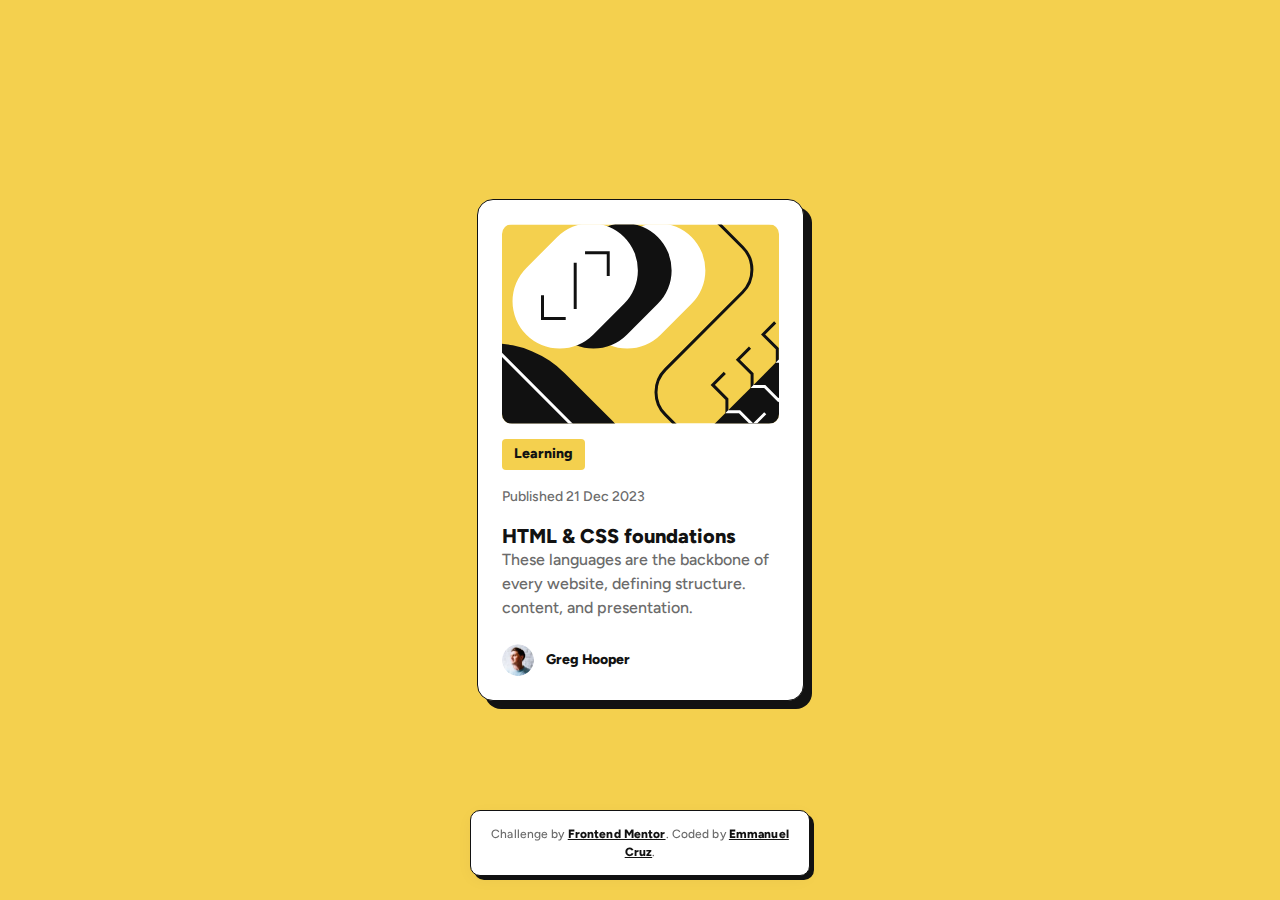
<file: newbie/blog-preview-card/index.html>
<!DOCTYPE html>
<html lang="en">
  <head>
    <meta charset="UTF-8" />
    <meta name="viewport" content="width=device-width, initial-scale=1.0" />

    <link
      rel="icon"
      type="image/png"
      sizes="32x32"
      href="./assets/images/favicon-32x32.png"
    />

    <!-- CSS files in correct order -->
    <link rel="stylesheet" href="./styles/variables.css" />
    <link rel="stylesheet" href="./styles/global.css" />
    <link rel="stylesheet" href="./styles/index.css" />

    <title>Frontend Mentor | Blog preview card</title>
  </head>
  <body>
    <main>
      <div class="card">
        <div class="illustration-container">
          <img src="./assets/images/illustration-article.svg" alt="Blog illustration" />
        </div>
        <div class="info-container">
          <p class="info-topic">Learning</p>
          <p class="info-date">Published 21 Dec 2023</p>
          <h3 class="info-title"><span class="info-title_capitalized">html & css</span> foundations</h3>
          <p class="info-description">
            These languages are the backbone of every website, defining
            structure. content, and presentation.
          </p>
          <div class="author">
            <img class="author-img" src="./assets/images/image-avatar.webp" alt="Greg Hooper" />
            <p class="author-name">Greg Hooper</p>
          </div>
        </div>
      </div>
    </main>

    <div class="attribution">
      Challenge by
      <a href="https://www.frontendmentor.io?ref=challenge" target="_blank"
        >Frontend Mentor</a
      >. Coded by <a href="https://github.com/ecruz-js" target="_blank">Emmanuel Cruz</a>.
    </div>
  </body>
</html>
</file>
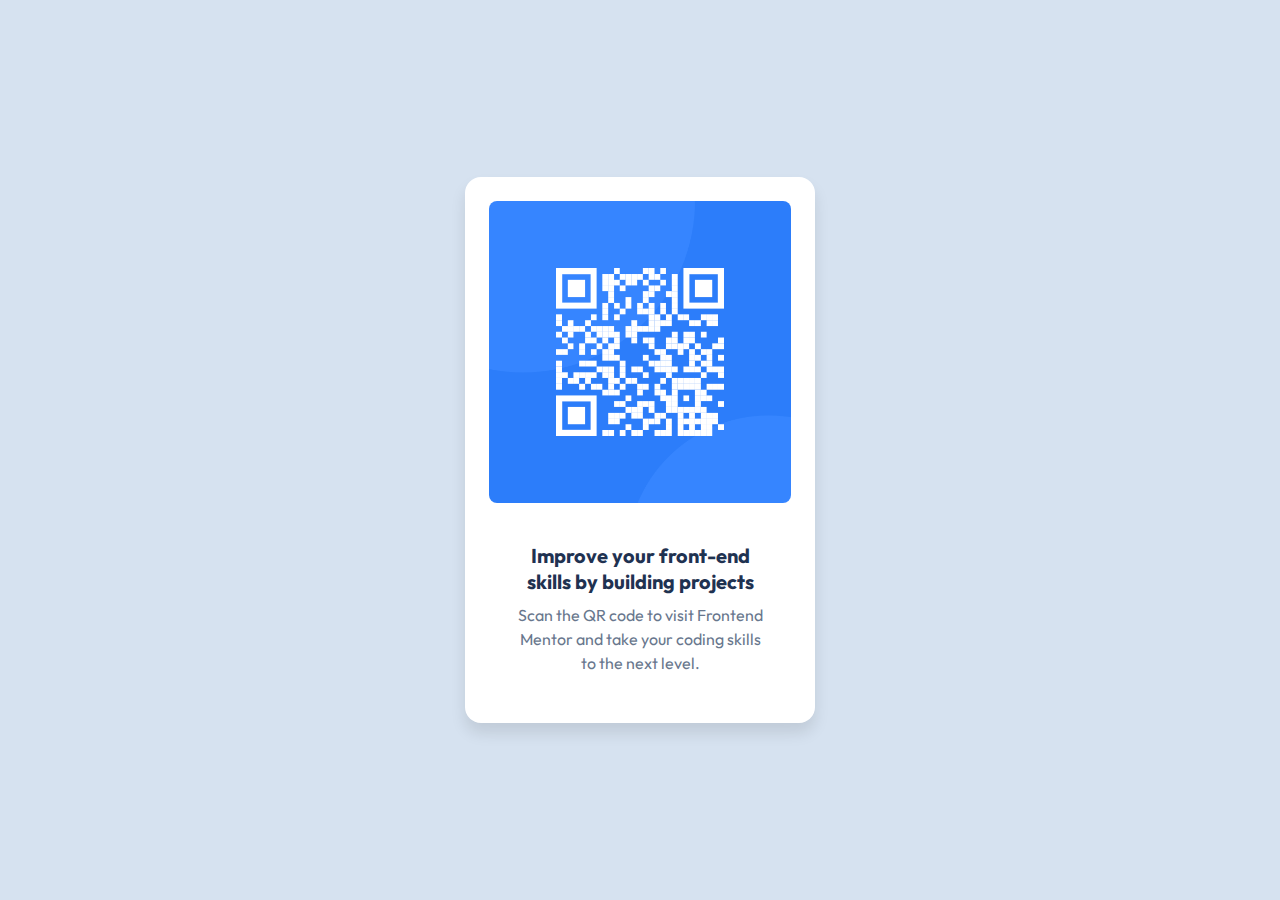
<file: newbie/qr-code-component/index.html>
<!DOCTYPE html>
<html lang="en">
  <head>
    <meta charset="UTF-8" />
    <meta name="viewport" content="width=device-width, initial-scale=1.0" />
    <meta name="description" content="QR Code component challenge from Frontend Mentor - A professional implementation with accessibility and modern CSS practices" />
    <meta name="keywords" content="QR code, frontend mentor, CSS, HTML, accessibility, responsive design" />
    <meta name="author" content="Senior Developer" />
    
    <!-- Preconnect to external domains for performance optimization -->
    <link rel="preconnect" href="https://fonts.googleapis.com" />
    <link rel="preconnect" href="https://fonts.gstatic.com" crossorigin />
    
    <!-- Google Fonts - Outfit with variable font support -->
    <link
      href="https://fonts.googleapis.com/css2?family=Outfit:wght@100..900&display=swap"
      rel="stylesheet"
    />
    
    <!-- Favicon -->
    <link rel="icon" type="image/png" sizes="32x32" href="./images/favicon-32x32.png" />
    
    <title>Frontend Mentor | QR Code Component - Professional Implementation</title>

    <style>
      /* ===== CSS CUSTOM PROPERTIES (CSS Variables) ===== */
      :root {
        /* Color palette using HSL for better accessibility and maintainability */
        --color-white: hsl(0, 0%, 100%);
        --color-light-gray: hsl(212, 45%, 89%);
        --color-gray: hsl(216, 15%, 48%);
        --color-dark-blue: hsl(218, 44%, 22%);
        
        /* Spacing scale for consistent design system */
        --spacing-xs: 0.5rem;    /* 8px */
        --spacing-sm: 1rem;      /* 16px */
        --spacing-md: 1.5rem;    /* 24px */
        --spacing-lg: 2rem;      /* 32px */
        
        /* Border radius scale */
        --radius-sm: 8px;
        --radius-md: 16px;
        
        /* Typography scale */
        --font-size-sm: 0.875rem;  /* 14px */
        --font-size-base: 1rem;    /* 16px */
        --font-size-lg: 1.125rem;  /* 18px */
        
        /* Shadows */
        --shadow-sm: 0 1px 3px rgba(0, 0, 0, 0.12);
        --shadow-md: 0 4px 6px rgba(0, 0, 0, 0.1);
        --shadow-lg: 0 10px 15px rgba(0, 0, 0, 0.1);
        --shadow-xl: 0 20px 25px rgba(0, 0, 0, 0.15);
        
        /* Transitions */
        --transition-fast: 150ms ease-in-out;
        --transition-normal: 250ms ease-in-out;
        
        /* Z-index scale */
        --z-dropdown: 1000;
        --z-sticky: 1020;
        --z-fixed: 1030;
        --z-modal: 1040;
        --z-popover: 1050;
        --z-tooltip: 1060;
      }

      /* ===== CSS RESET & BASE STYLES ===== */
      *,
      *::before,
      *::after {
        box-sizing: border-box;
        margin: 0;
        padding: 0;
      }

      /* Ensure proper document flow */
      html {
        line-height: 1.5;
        -webkit-text-size-adjust: 100%;
        -moz-text-size-adjust: 100%;
        text-size-adjust: 100%;
        scroll-behavior: smooth;
      }

      body {
        font-family: "Outfit", -apple-system, BlinkMacSystemFont, "Segoe UI", Roboto, 
                     "Helvetica Neue", Arial, sans-serif;
        font-size: var(--font-size-base);
        line-height: 1.6;
        color: var(--color-dark-blue);
        background-color: var(--color-light-gray);
        min-height: 100vh;
        padding: var(--spacing-sm);
        
        /* Flexbox centering for main content */
        display: flex;
        justify-content: center;
        align-items: center;
        
        /* Smooth scrolling for better UX */
        scroll-behavior: smooth;
        
        /* Prevent horizontal scroll */
        overflow-x: hidden;
      }

      /* ===== COMPONENT STYLES ===== */
      .qr-card {
        /* Layout */
        display: flex;
        flex-direction: column;
        align-items: center;
        
        /* Sizing */
        width: 100%;
        max-width: 320px; /* Increased from 300px for better mobile experience */
        height: fit-content;
        
        /* Visual styling */
        background-color: var(--color-white);
        border-radius: var(--radius-md);
        padding: var(--spacing-sm);
        
        /* Shadow with fallbacks for cross-browser compatibility */
        box-shadow: var(--shadow-lg);
        -webkit-box-shadow: var(--shadow-lg);
        -moz-box-shadow: var(--shadow-lg);
        
        /* Smooth transitions for interactive elements */
        transition: transform var(--transition-normal), box-shadow var(--transition-normal);
        
        /* Ensure proper stacking context */
        position: relative;
        z-index: var(--z-sticky);
      }

      /* Hover effects for better interactivity */
      .qr-card:hover {
        transform: translateY(-2px);
        box-shadow: var(--shadow-xl);
      }

      /* Focus styles for accessibility */
      .qr-card:focus-within {
        outline: 2px solid var(--color-dark-blue);
        outline-offset: 2px;
      }

      /* QR Code Image */
      .qr-card__image {
        width: 100%;
        height: auto;
        border-radius: var(--radius-sm);
        margin-bottom: var(--spacing-sm);
        
        /* Ensure image doesn't overflow container */
        object-fit: cover;
        
        /* Prevent image from being dragged */
        -webkit-user-drag: none;
        -khtml-user-drag: none;
        -moz-user-drag: none;
        -o-user-drag: none;
        user-drag: none;
        
        /* Smooth loading */
        transition: opacity var(--transition-fast);
      }

      /* Content Container */
      .qr-card__content {
        padding: var(--spacing-sm);
        text-align: center;
        width: 100%;
      }

      /* Typography */
      .qr-card__title {
        font-size: var(--font-size-lg);
        font-weight: 700; /* Using numeric values for better font loading */
        line-height: 1.3;
        color: var(--color-dark-blue);
        margin-bottom: var(--spacing-xs);
        
        /* Ensure proper text rendering */
        -webkit-font-smoothing: antialiased;
        -moz-osx-font-smoothing: grayscale;
        text-rendering: optimizeLegibility;
      }

      .qr-card__description {
        font-size: var(--font-size-sm);
        font-weight: 400;
        line-height: 1.5;
        color: var(--color-gray);
        
        /* Ensure proper text rendering */
        -webkit-font-smoothing: antialiased;
        -moz-osx-font-smoothing: grayscale;
        text-rendering: optimizeLegibility;
      }

      /* ===== RESPONSIVE DESIGN ===== */
      @media (max-width: 480px) {
        .qr-card {
          max-width: 280px;
          padding: var(--spacing-xs);
        }
        
        .qr-card__content {
          padding: var(--spacing-xs);
        }
        
        .qr-card__title {
          font-size: var(--font-size-base);
        }
        
        .qr-card__description {
          font-size: 0.8125rem; /* 13px */
        }
      }

      @media (min-width: 768px) {
        .qr-card {
          max-width: 350px;
          padding: var(--spacing-md);
        }
        
        .qr-card__content {
          padding: var(--spacing-md);
        }
        
        .qr-card__title {
          font-size: 1.25rem; /* 20px */
        }
        
        .qr-card__description {
          font-size: var(--font-size-base);
        }
      }
    </style>
  </head>
  <body>
    <!-- Main content landmark -->
    <main class="qr-card" role="main" tabindex="0">
      <!-- QR Code Image with proper alt text and loading optimization -->
      <img 
        src="./images/image-qr-code.png" 
        alt="QR code linking to Frontend Mentor website for improving frontend development skills"
        class="qr-card__image"
        decoding="async"
        width="288"
        height="288"
      />
      
      <!-- Content section with semantic structure -->
      <div class="qr-card__content">
        <h1 class="qr-card__title">
          Improve your front-end skills by building projects
        </h1>
        <p class="qr-card__description">
          Scan the QR code to visit Frontend Mentor and take your coding skills
          to the next level.
        </p>
      </div>
    </main>

       </body>
 </html>
</file>
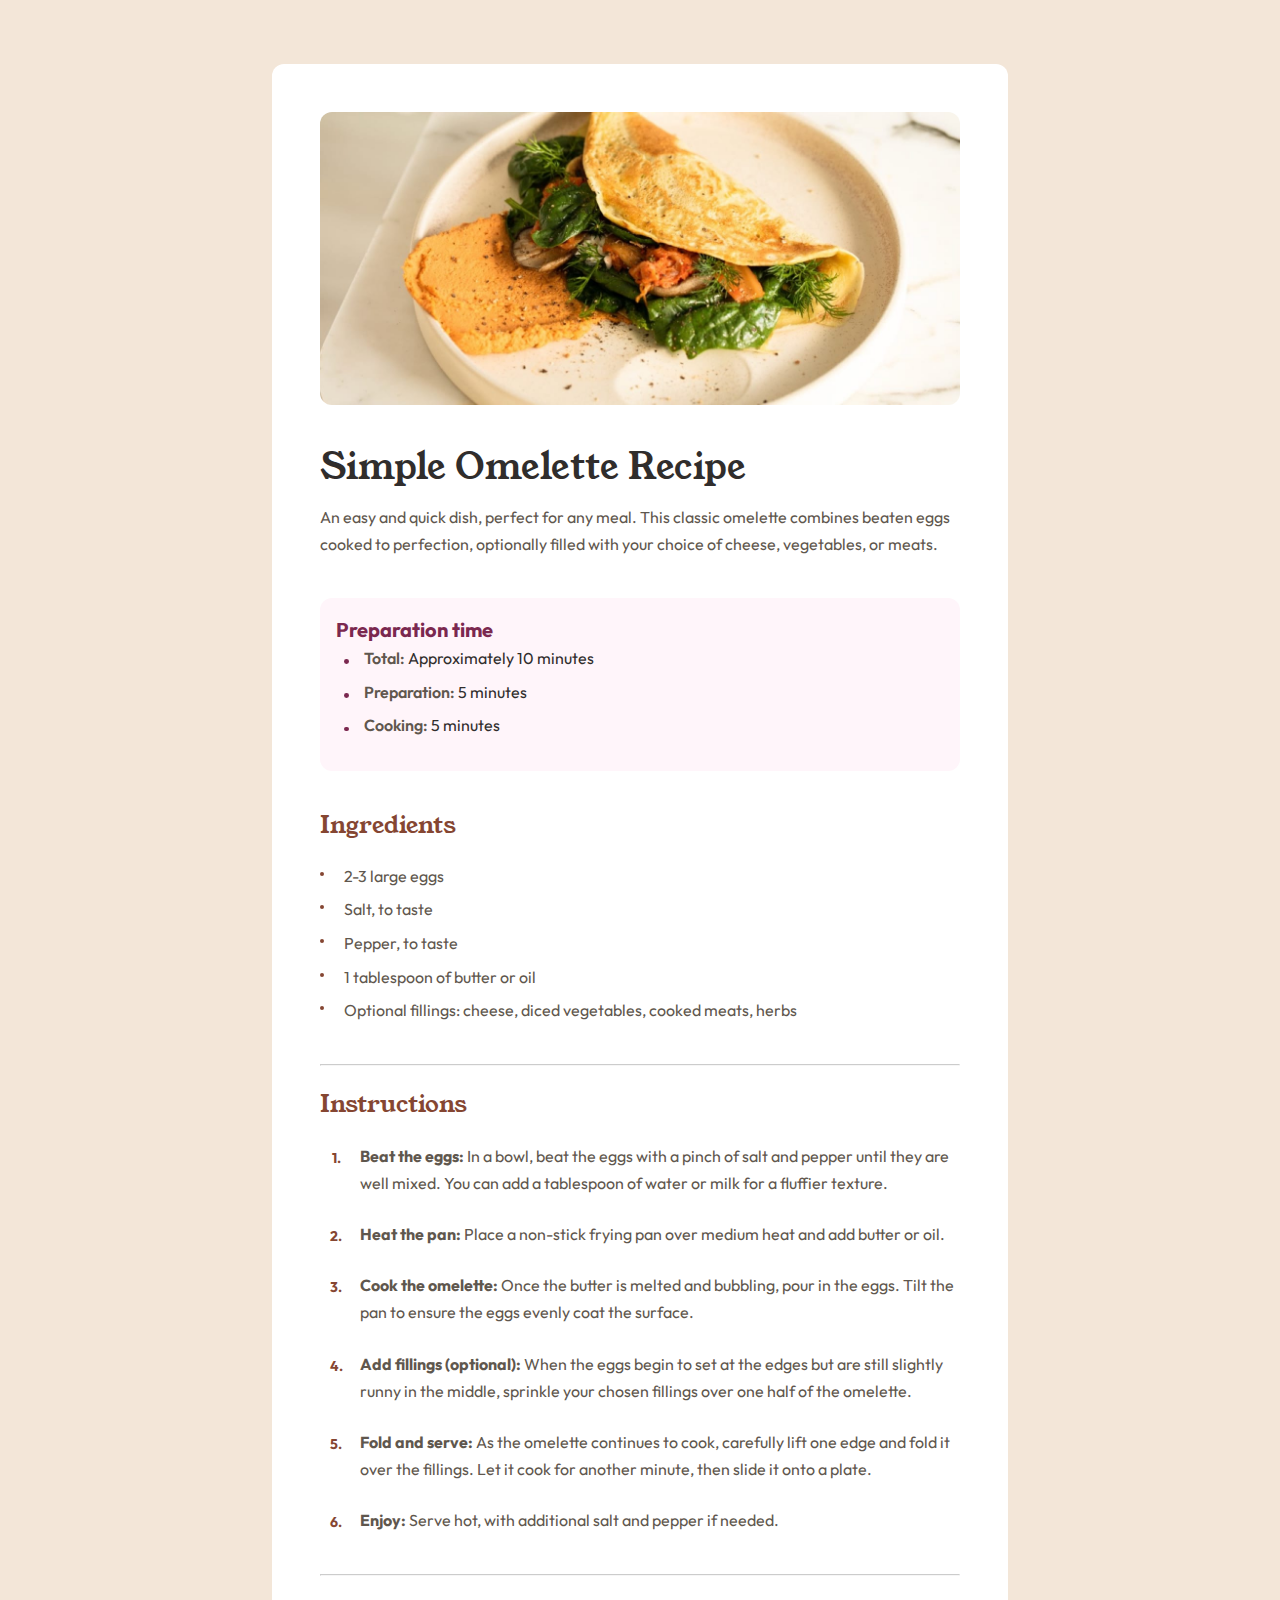
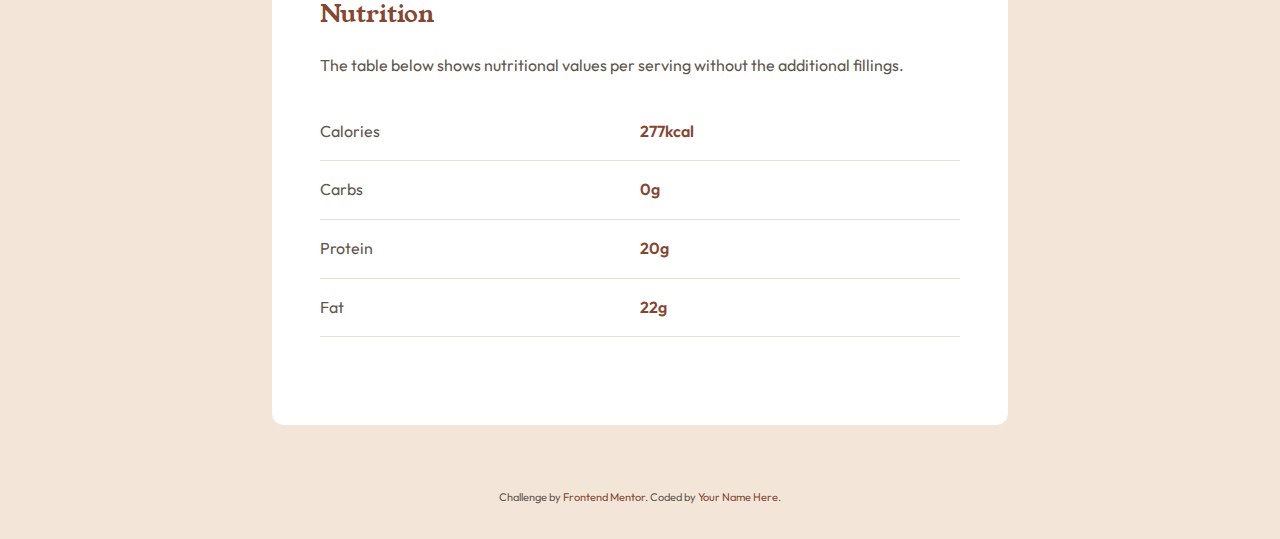
<file: newbie/recipe-page/index.html>
<!DOCTYPE html>
<html lang="en">
  <head>
    <meta charset="UTF-8" />
    <meta name="viewport" content="width=device-width, initial-scale=1.0" />
    <meta
      name="description"
      content="Simple Omelette Recipe - A classic omelette recipe that's easy and quick to make, perfect for any meal."
    />

    <link
      rel="icon"
      type="image/png"
      sizes="32x32"
      href="./assets/images/favicon-32x32.png"
    />

    <!-- CSS Files -->
    <link rel="stylesheet" href="./styles/variables.css" />
    <link rel="stylesheet" href="./styles/global.css" />
    <link rel="stylesheet" href="./styles/index.css" />

    <title>Frontend Mentor | Recipe page</title>
  </head>
  <body>
    <main class="recipe-container">
      <!-- Hero Image -->
      <div class="recipe-hero">
        <img
          src="./assets/images/image-omelette.jpeg"
          alt="A delicious omelette on a plate"
          class="recipe-image"
        />
      </div>

      <!-- Recipe Header -->
      <header class="recipe-header">
        <h1 class="recipe-title">Simple Omelette Recipe</h1>
        <p class="recipe-description">
          An easy and quick dish, perfect for any meal. This classic omelette
          combines beaten eggs cooked to perfection, optionally filled with your
          choice of cheese, vegetables, or meats.
        </p>
      </header>

      <!-- Preparation Time -->
      <section class="prep-time">
        <h3>Preparation time</h3>
        <ul>
          <li>
            <span class="time-label">Total:</span>
            <span class="time-value">Approximately 10 minutes</span>
          </li>
          <li>
            <span class="time-label">Preparation:</span>
            <span class="time-value">5 minutes</span>
          </li>
          <li>
            <span class="time-label">Cooking:</span>
            <span class="time-value">5 minutes</span>
          </li>
        </ul>
      </section>

      <!-- Ingredients -->
      <section class="ingredients">
        <h2 class="section-header">Ingredients</h2>
        <ul>
          <li>2-3 large eggs</li>
          <li>Salt, to taste</li>
          <li>Pepper, to taste</li>
          <li>1 tablespoon of butter or oil</li>
          <li>
            Optional fillings: cheese, diced vegetables, cooked meats, herbs
          </li>
        </ul>
      </section>

      <hr>

      <!-- Instructions -->
      <section class="instructions">
        <h2 class="section-header">Instructions</h2>
        <ol>
          <li>
            <strong>Beat the eggs:</strong> In a bowl, beat the eggs with a
            pinch of salt and pepper until they are well mixed. You can add a
            tablespoon of water or milk for a fluffier texture.
          </li>
          <li>
            <strong>Heat the pan:</strong> Place a non-stick frying pan over
            medium heat and add butter or oil.
          </li>
          <li>
            <strong>Cook the omelette:</strong> Once the butter is melted and
            bubbling, pour in the eggs. Tilt the pan to ensure the eggs evenly
            coat the surface.
          </li>
          <li>
            <strong>Add fillings (optional):</strong> When the eggs begin to set
            at the edges but are still slightly runny in the middle, sprinkle
            your chosen fillings over one half of the omelette.
          </li>
          <li>
            <strong>Fold and serve:</strong> As the omelette continues to cook,
            carefully lift one edge and fold it over the fillings. Let it cook
            for another minute, then slide it onto a plate.
          </li>
          <li>
            <strong>Enjoy:</strong> Serve hot, with additional salt and pepper
            if needed.
          </li>
        </ol>
      </section>

      <hr>
      
      <!-- Nutrition -->
      <section class="nutrition">
        <h2 class="section-header">Nutrition</h2>
        <p>
          The table below shows nutritional values per serving without the
          additional fillings.
        </p>
        <table class="nutrition-table">
          <tr>
            <th>Calories</th>
            <td>277kcal</td>
          </tr>
          <tr>
            <th>Carbs</th>
            <td>0g</td>
          </tr>
          <tr>
            <th>Protein</th>
            <td>20g</td>
          </tr>
          <tr>
            <th>Fat</th>
            <td>22g</td>
          </tr>
        </table>
      </section>
    </main>

    <div class="attribution">
      Challenge by
      <a
        href="https://www.frontendmentor.io?ref=challenge"
        target="_blank"
        rel="noopener"
        >Frontend Mentor</a
      >. Coded by <a href="#">Your Name Here</a>.
    </div>
  </body>
</html>
</file>
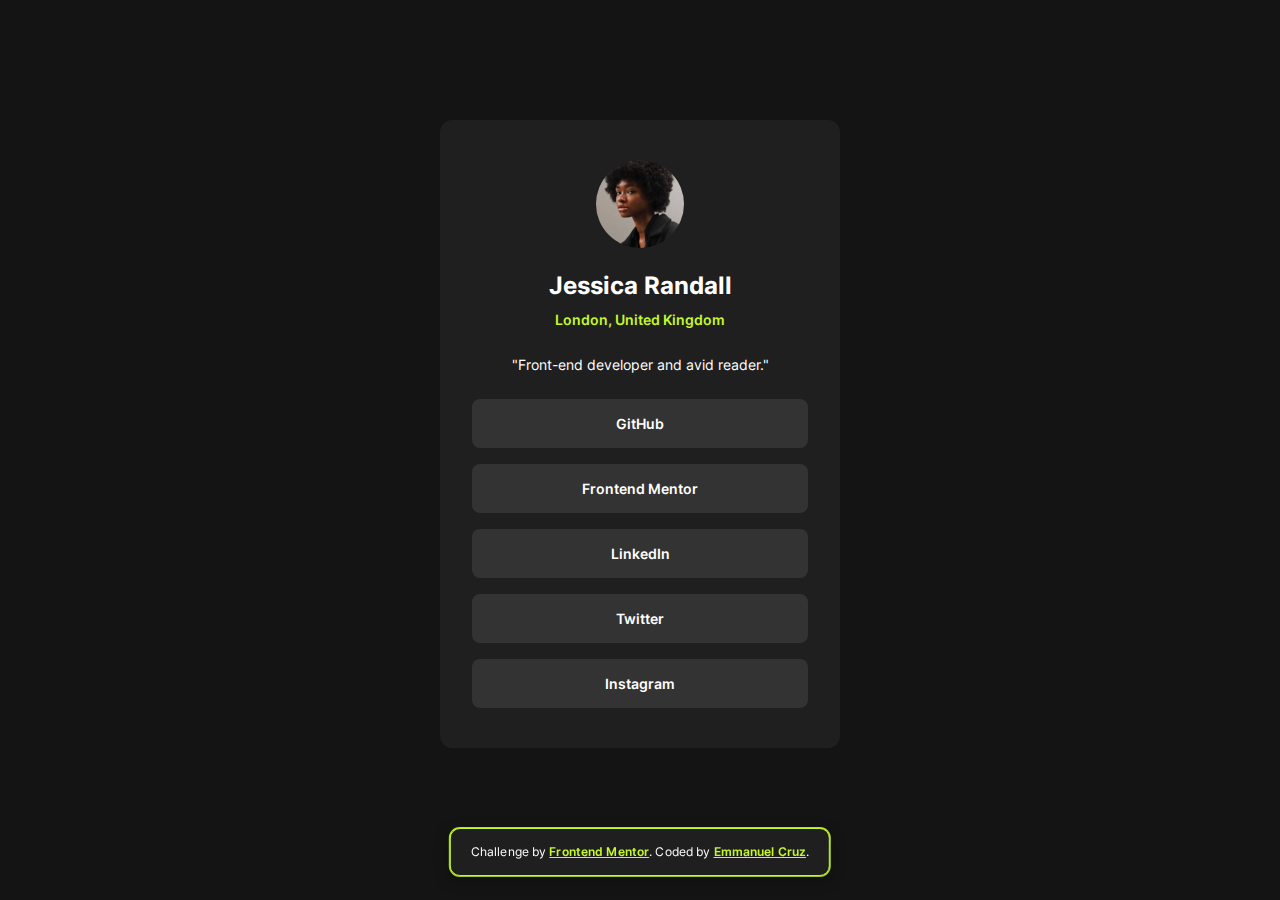
<file: newbie/social-links-profile/index.html>
<!DOCTYPE html>
<html lang="en">
<head>
  <meta charset="UTF-8">
  <meta name="viewport" content="width=device-width, initial-scale=1.0">
  <link rel="icon" type="image/png" sizes="32x32" href="./assets/images/favicon-32x32.png">
  <title>Frontend Mentor | Social links profile</title>
  <link rel="stylesheet" href="./styles/variables.css">
  <link rel="stylesheet" href="./styles/global.css">
  <link rel="stylesheet" href="./styles/index.css">
</head>
<body>
  <main class="container">
    <div class="profile-card">
      <div class="profile-header">
        <img src="./assets/images/avatar-jessica.jpeg" alt="Jessica Randall" class="profile-avatar">
        <h1 class="profile-name">Jessica Randall</h1>
        <p class="profile-location">London, United Kingdom</p>
        <p class="profile-bio">"Front-end developer and avid reader."</p>
      </div>
      
      <div class="social-links">
        <a href="#" class="social-link">GitHub</a>
        <a href="#" class="social-link">Frontend Mentor</a>
        <a href="#" class="social-link">LinkedIn</a>
        <a href="#" class="social-link">Twitter</a>
        <a href="#" class="social-link">Instagram</a>
      </div>
    </div>
  </main>

  <div class="attribution">
    Challenge by <a href="https://www.frontendmentor.io?ref=challenge" target="_blank">Frontend Mentor</a>. 
    Coded by <a href="https://github.com/ecruz-js" target="_blank">Emmanuel Cruz</a>.
  </div>
</body>
</html>
</file>
<file: newbie/blog-preview-card/styles/variables.css>
/* Font Face Declarations */
@font-face {
  font-family: 'Figtree';
  src: url('../assets/fonts/Figtree-VariableFont_wght.ttf') format('truetype-variations');
  font-weight: 300 900; /* Variable font weight range */
  font-style: normal;
}

@font-face {
  font-family: 'Figtree';
  src: url('../assets/fonts/Figtree-Italic-VariableFont_wght.ttf') format('truetype-variations');
  font-weight: 300 900; /* Variable font weight range */
  font-style: italic;
}

/* Fallback static fonts if needed */
@font-face {
  font-family: 'Figtree';
  src: url('../assets/fonts/Figtree-Medium.ttf') format('truetype');
  font-weight: 500;
  font-style: normal;
}

@font-face {
  font-family: 'Figtree';
  src: url('../assets/fonts/Figtree-ExtraBold.ttf') format('truetype');
  font-weight: 800;
  font-style: normal;
}

/* CSS Custom Properties based on style guide */
:root {
  /* Typography */
  --font-family-primary: 'Figtree', -apple-system, BlinkMacSystemFont, 'Segoe UI', Roboto, sans-serif;
  --font-size-body: 16px;
  
  /* Font weights from style guide */
  --font-weight-medium: 500;
  --font-weight-extrabold: 800;
  
  /* Colors from style guide */
  --color-yellow: hsl(47, 88%, 63%);
  --color-white: hsl(0, 0%, 100%);
  --color-gray-500: hsl(0, 0%, 42%);
  --color-gray-950: hsl(0, 0%, 7%);
  
  /* Layout breakpoints */
  --mobile-width: 375px;
  --desktop-width: 1440px;
}
</file>
<file: newbie/blog-preview-card/styles/index.css>
/* Card container */
.card {
  background-color: var(--color-white);
  border-radius: 16px;
  padding: 24px;
  max-width: 327px;
  width: 100%;
  box-shadow: 8px 8px 0px var(--color-gray-950);
  border: 1px solid var(--color-gray-950);
}

/* Illustration container */
.illustration-container {
  margin-bottom: 8px;
}

.illustration-container img {
  width: 100%;
  height: 200px;
  border-radius: 10px;
  object-fit: cover;
}

/* Info container */
.info-container {
  display: flex;
  flex-direction: column;
}

/* Topic label */
.info-topic {
  background-color: var(--color-yellow);
  color: var(--color-gray-950);
  font-weight: var(--font-weight-extrabold);
  padding: 4px 12px;
  border-radius: 4px;
  font-size: 14px;
  width: fit-content;
}

/* Publication date */
.info-date {
  color: var(--color-gray-500);
  font-size: 14px;
  font-weight: var(--font-weight-medium);
}

/* Title */
.info-title {
  font-size: 20px;
  font-weight: var(--font-weight-extrabold);
  line-height: 1.2;
  color: var(--color-gray-950);
}

.info-title:hover,
.info-title:active{
    color: var(--color-yellow);
}

/* Capitalized part of title */
.info-title_capitalized {
  text-transform: uppercase;
}

/* Description text */
.info-description {
  color: var(--color-gray-500);
  font-size: 16px;
  line-height: 1.5;
  font-weight: var(--font-weight-medium);
}

/* Author section */
.author {
  display: flex;
  align-items: center;
  gap: 12px;
  margin-top: 8px;
}

/* Author image */
.author-img {
  width: 32px;
  height: 32px;
  border-radius: 50%;
  object-fit: cover;
}

/* Author name */
.author-name {
  font-weight: var(--font-weight-extrabold);
  font-size: 14px;
  color: var(--color-gray-950);
  display: flex;
  align-items: center;
  margin: 0;
}

/* Attribution section */
.attribution {
  position: fixed;
  left: 50%;
  bottom: 24px;
  transform: translateX(-50%);
  background: var(--color-white);
  border: 1.5px solid var(--color-gray-950);
  border-radius: 10px;
  padding: 14px 20px;
  font-size: 12px;
  color: var(--color-gray-500);
  text-align: center;
  box-shadow: 0 4px 16px 0 rgba(0,0,0,0.04), 4px 4px 0 0 var(--color-gray-950);
  max-width: 340px;
  width: calc(100vw - 40px);
  z-index: 100;
  line-height: 1.5;
  letter-spacing: 0.01em;
}

.attribution a {
  color: var(--color-gray-950);
  text-decoration: underline;
  font-weight: var(--font-weight-extrabold);
  transition: color 0.18s cubic-bezier(.4,0,.2,1);
}

.attribution a:hover,
.attribution a:focus {
  color: var(--color-yellow);
  text-decoration: none;
  outline: none;
}

/* Desktop: 1440px and above (mobile-first approach) */
@media (min-width: 1440px) {
  .card {
    max-width: 384px;
  }
  
  .info-title {
    font-size: 24px;
  }
}
</file>
<file: newbie/recipe-page/styles/variables.css>
:root {
  /* Colors */
  --color-white: hsl(0, 0%, 100%);
  --color-stone-100: hsl(30, 54%, 90%);
  --color-stone-150: hsl(30, 18%, 87%);
  --color-stone-600: hsl(30, 10%, 34%);
  --color-stone-900: hsl(24, 5%, 18%);
  --color-brown-800: hsl(14, 45%, 36%);
  --color-rose-800: hsl(332, 51%, 32%);
  --color-rose-50: hsl(330, 100%, 98%);

  /* Typography */
  --font-family-young-serif: 'Young Serif', serif;
  --font-family-outfit: 'Outfit', sans-serif;
  
  --font-weight-regular: 400;
  --font-weight-semibold: 600;
  --font-weight-bold: 700;
  
  --font-size-base: 16px;
  --font-size-heading-1: 2.25rem; /* 36px */
  --font-size-heading-2: 1.5rem;  /* 24px */
  --font-size-heading-3: 1.25rem; /* 20px */
  --font-size-body: 1rem;         /* 16px */
  --font-size-small: 0.875rem;    /* 14px */

  /* Spacing */
  --spacing-xs: 0.5rem;   /* 8px */
  --spacing-sm: 1rem;     /* 16px */
  --spacing-md: 1.5rem;   /* 24px */
  --spacing-lg: 2rem;     /* 32px */
  --spacing-xl: 2.5rem;   /* 40px */
  --spacing-2xl: 3rem;    /* 48px */

  /* Layout */
  --container-max-width: 1440px;
  --container-padding: 1rem;
  --border-radius: 0.75rem; /* 12px */
  --border-radius-sm: 0.5rem; /* 8px */

  /* Breakpoints */
  --breakpoint-mobile: 375px;
  --breakpoint-desktop: 1440px;
}
</file>
<file: newbie/recipe-page/styles/index.css>
/* Recipe Page Specific Styles */

/* Main Container */
.recipe-container {
  max-width: 736px;
  margin: 0 auto;
  padding: 1rem;
  background-color: var(--color-white);
}

@media (min-width: 768px) {
  .recipe-container {
    margin: var(--spacing-2xl) auto;
    border-radius: var(--border-radius);
  }
}

/* Hero Image */
.recipe-hero {
  margin-bottom: var(--spacing-lg);
}

.recipe-hero img {
  width: 100%;
  border-radius: var(--border-radius);
}

.recipe-title {
  margin-bottom: var(--spacing-sm);
  color: var(--color-stone-900);
}

.recipe-description {
  color: var(--color-stone-600);
  line-height: 1.7;
}

/* Preparation Time */
.prep-time {
  background-color: var(--color-rose-50);
  padding: 1rem;
  border-radius: var(--border-radius);
  margin-bottom: var(--spacing-lg);
  font-family: var();
}

.prep-time h3 {
  color: var(--color-rose-800);
}

.prep-time ul {
  list-style: none;
  padding-left: 0;
}

.prep-time li::before {
  content: '';
  display: inline-block;
  width: 0.3rem;
  height: 0.3rem;
  background-color: var(--color-rose-800);
  border-radius: 50%;
  margin-right: 0.75em;
  flex-shrink: 0;
}


.prep-time li:last-child {
  border-bottom: none;
}

.prep-time .time-label {
  color: var(--color-stone-600);
  font-weight: var(--font-weight-semibold);
}

.prep-time .time-value {
  color: var(--color-stone-900);
}

/* Section Headers */
.section-header {
  margin-bottom: var(--spacing-md);
  color: var(--color-brown-800);
}

/* Ingredients */
.ingredients {
  margin-bottom: var(--spacing-lg);
}

.ingredients ul {
  list-style: none;
  padding: 0;
}

.ingredients li {
  position: relative;
  padding-left: var(--spacing-md);
  margin-bottom: var(--spacing-xs);
}

.ingredients li::before {
  content: '';
  position: absolute;
  left: 0;
  top: 0.5rem;
  width: 4px;
  height: 4px;
  background-color: var(--color-brown-800);
  border-radius: 50%;
}

/* Instructions */
.instructions {
  margin-bottom: var(--spacing-lg);
}

.instructions ol {
  counter-reset: instruction-counter;
  list-style: none;
  padding: 0;
}

.instructions li {
  counter-increment: instruction-counter;
  position: relative;
  padding-left: var(--spacing-xl);
  margin-bottom: var(--spacing-md);
  line-height: 1.7;
}

.instructions li::before {
  content: counter(instruction-counter) ".";
  position: absolute;
  left: 0;
  top: 0;
  width: 2rem;
  height: 2rem;
  color: var(--color-brown-800);
  border-radius: 50%;
  display: flex;
  align-items: center;
  justify-content: center;
  font-weight: var(--font-weight-bold);
  font-size: var(--font-size-small);
}

/* Nutrition */
.nutrition {
  margin-bottom: var(--spacing-lg);
}

.nutrition p {
  margin-bottom: var(--spacing-md);
}

.nutrition-table {
  width: 100%;
}

.nutrition-table tr {
  border-bottom: 1px solid var(--color-stone-150);
}

.nutrition-table tr:last-child {
  border-bottom: none;
}

.nutrition-table th,
.nutrition-table td {
  padding: var(--spacing-sm) 0;
  text-align: left;
}

.nutrition-table th {
  width: 50%;
  color: var(--color-stone-600);
  font-weight: var(--font-weight-regular);
}

.nutrition-table td {
  color: var(--color-brown-800);
  font-weight: var(--font-weight-semibold);
}

/* Responsive Design */
@media (max-width: 767px) {
  .recipe-container {
    padding: var(--spacing-sm);
    margin: 0;
  }
  
  .recipe-title {
    font-size: 2rem;
  }
  
  .prep-time {
    padding: var(--spacing-md);
  }
  
  .prep-time li {
    flex-direction: column;
    align-items: flex-start;
    gap: var(--spacing-xs);
  }
}

@media (min-width: 768px) {
  .recipe-container {
    padding: var(--spacing-2xl);
  }
  
  .recipe-hero {
    margin-bottom: var(--spacing-xl);
  }
  
  .recipe-header {
    margin-bottom: var(--spacing-xl);
  }
  
  .prep-time {
    margin-bottom: var(--spacing-xl);
  }
  
  .ingredients,
  .instructions,
  .nutrition {
    margin-bottom: var(--spacing-xl);
  }
}

/* Print Styles */
@media print {
  .recipe-container {
    box-shadow: none;
    margin: 0;
    padding: 0;
  }
  
  .attribution {
    display: none;
  }
}
</file>
<file: newbie/social-links-profile/styles/variables.css>
/* Font Face Declarations */
@font-face {
  font-family: 'Inter';
  src: url('../assets/fonts/Inter-VariableFont_slnt,wght.ttf') format('truetype-variations');
  font-weight: 400 700; /* Variable font weight range */
  font-style: normal;
}

/* Fallback static fonts if needed */
@font-face {
  font-family: 'Inter';
  src: url('../assets/fonts/static/Inter-Regular.ttf') format('truetype');
  font-weight: 400;
  font-style: normal;
}

@font-face {
  font-family: 'Inter';
  src: url('../assets/fonts/static/Inter-SemiBold.ttf') format('truetype');
  font-weight: 600;
  font-style: normal;
}

@font-face {
  font-family: 'Inter';
  src: url('../assets/fonts/static/Inter-Bold.ttf') format('truetype');
  font-weight: 700;
  font-style: normal;
}

/* CSS Custom Properties based on style guide */
:root {
  /* Typography */
  --font-family-primary: 'Inter', -apple-system, BlinkMacSystemFont, 'Segoe UI', Roboto, sans-serif;
  --font-size-body: 14px;
  
  /* Font weights from style guide */
  --font-weight-regular: 400;
  --font-weight-semibold: 600;
  --font-weight-bold: 700;
  
  /* Colors from style guide */
  --color-green: hsl(75, 94%, 57%);
  --color-white: hsl(0, 0%, 100%);
  --color-grey-700: hsl(0, 0%, 20%);
  --color-grey-800: hsl(0, 0%, 12%);
  --color-grey-900: hsl(0, 0%, 8%);
  
  /* Layout breakpoints */
  --mobile-width: 375px;
  --desktop-width: 1440px;
}
</file>
<file: newbie/social-links-profile/styles/index.css>
/* Main container */
.container {
  width: 100%;
  max-width: 400px;
  margin: 0 auto;
}

/* Profile card */
.profile-card {
  background-color: var(--color-grey-800);
  border-radius: 12px;
  padding: 2.5rem 2rem;
  text-align: center;
  margin-bottom: 2rem;
}

/* Profile header */
.profile-header {
  margin-bottom: 1.5rem;
}

.profile-avatar {
  width: 88px;
  height: 88px;
  border-radius: 50%;
  margin: 0 auto 1.5rem;
  display: block;
}

.profile-name {
  font-size: 1.5rem;
  font-weight: var(--font-weight-bold);
  margin-bottom: 0.5rem;
  color: var(--color-white);
}

.profile-location {
  font-size: 0.875rem;
  font-weight: var(--font-weight-semibold);
  color: var(--color-green);
  margin-bottom: 1.5rem;
}

.profile-bio {
  font-size: 0.875rem;
  color: var(--color-white);
  margin-bottom: 0;
}

/* Social links */
.social-links {
  display: flex;
  flex-direction: column;
  gap: 1rem;
}

.social-link {
  background-color: var(--color-grey-700);
  color: var(--color-white);
  padding: 0.875rem;
  border-radius: 8px;
  font-weight: var(--font-weight-semibold);
  transition: all 0.2s ease;
}

.social-link:hover,
.social-link:focus {
  background-color: var(--color-green);
  color: var(--color-grey-900);
}

/* Attribution */
.attribution {
  position: fixed;
  left: 50%;
  bottom: 24px;
  transform: translateX(-50%);
  background: var(--color-grey-800);
  border: 1.5px solid var(--color-green);
  border-radius: 10px;
  padding: 14px 20px;
  font-size: 12px;
  color: var(--color-white);
  text-align: center;
  box-shadow: 0 4px 16px 0 rgba(0,0,0,0.3), 0 0 0 1px var(--color-green);
  max-width: fit-content;
  width: calc(100vw - 40px);
  z-index: 100;
  line-height: 1.5;
  letter-spacing: 0.01em;
}

.attribution a {
  color: var(--color-green);
  text-decoration: underline;
  font-weight: var(--font-weight-semibold);
  transition: color 0.18s cubic-bezier(.4,0,.2,1);
}

.attribution a:hover,
.attribution a:focus {
  color: var(--color-white);
  text-decoration: none;
  outline: none;
}

/* Responsive design */
@media (min-width: 1440px) {
  .profile-card {
    padding: 3rem 2.5rem;
  }
  
  .profile-name {
    font-size: 1.75rem;
  }
  
  .profile-location {
    font-size: 1rem;
  }
  
  .profile-bio {
    font-size: 1rem;
  }
  
  .social-link {
    padding: 1rem;
    font-size: 1rem;
  }
}
</file>
<file: newbie/blog-preview-card/styles/global.css>
/* Reset and base styles */
* {
  margin: 0;
  padding: 0;
  box-sizing: border-box;
}

/* Apply the font family globally */
body {
  font-family: var(--font-family-primary);
  font-size: var(--font-size-body);
  font-weight: var(--font-weight-medium);
  line-height: 1.6;
  background-color: var(--color-yellow);
  color: var(--color-gray-950);
  min-height: 100vh;
  display: flex;
  align-items: center;
  justify-content: center;
  padding: 20px;
  display: flex;
  flex-direction: column;
  gap: 1.5rem;
}

/* Typography */
h1, h2, h3 {
  font-weight: var(--font-weight-extrabold);
  line-height: 1.2;
}

p {
  color: var(--color-gray-500);
  margin-bottom: 1rem;
}

/* Interactive elements */
button, a {
  cursor: pointer;
  transition: all 0.2s ease;
}

/* Focus states for accessibility */
button:focus, a:focus {
  outline: 2px solid var(--color-gray-950);
  outline-offset: 2px;
}
</file>
<file: newbie/recipe-page/styles/global.css>
/* CSS Reset */
*,
*::before,
*::after {
  box-sizing: border-box;
  margin: 0;
  padding: 0;
}

/* Font Imports */
@font-face {
  font-family: 'Young Serif';
  src: url('../assets/fonts/young-serif/YoungSerif-Regular.ttf') format('truetype');
  font-weight: 400;
  font-style: normal;
  font-display: swap;
}

@font-face {
  font-family: 'Outfit';
  src: url('../assets/fonts/outfit/Outfit-VariableFont_wght.ttf') format('truetype-variations');
  font-weight: 400 700;
  font-style: normal;
  font-display: swap;
}

/* Base Styles */
html {
  font-size: 16px;
  scroll-behavior: smooth;
}

body {
  font-family: var(--font-family-outfit);
  font-size: var(--font-size-body);
  font-weight: var(--font-weight-regular);
  line-height: 1.6;
  color: var(--color-stone-600);
  background-color: var(--color-stone-100);
  -webkit-font-smoothing: antialiased;
  -moz-osx-font-smoothing: grayscale;
  padding: 1rem;
}

hr{
  color: var(--color-white);
  opacity: .5;
  margin-bottom: 1.5rem;
}
/* Typography */
h1, h2 {
  font-family: var(--font-family-young-serif);
  font-weight: var(--font-weight-regular);
  color: var(--color-stone-900);
  line-height: 1.2;
}

h3, h4, h5, h6{
  font-family: var(--font-family-outfit);
}

h1 {
  font-size: var(--font-size-heading-1);
}

h2 {
  font-size: var(--font-size-heading-2);
  color: var(--color-brown-800);
}

h3 {
  font-size: var(--font-size-heading-3);
  color: var(--color-rose-800);
}

p {
  margin-bottom: var(--spacing-sm);
}

/* Links */
a {
  color: inherit;
  text-decoration: none;
}

a:hover {
  text-decoration: underline;
}

/* Lists */
ul, ol {
  margin-bottom: var(--spacing-sm);
  padding-left: var(--spacing-md);
}

li {
  margin-bottom: var(--spacing-xs);
  padding-left: var(--spacing-xs);
}

/* Images */
img {
  max-width: 100%;
  height: auto;
  display: block;
}

/* Tables */
table {
  width: 100%;
  border-collapse: collapse;
  margin-bottom: var(--spacing-sm);
}

th, td {
  padding: var(--spacing-sm);
  text-align: left;
  border-bottom: 1px solid var(--color-stone-150);
}

th {
  font-weight: var(--font-weight-semibold);
  color: var(--color-stone-900);
}

/* Utility Classes */
.sr-only {
  position: absolute;
  width: 1px;
  height: 1px;
  padding: 0;
  margin: -1px;
  overflow: hidden;
  clip: rect(0, 0, 0, 0);
  white-space: nowrap;
  border: 0;
}

.container {
  max-width: var(--container-max-width);
  margin: 0 auto;
  padding: 0 var(--container-padding);
}

/* Attribution */
.attribution {
  font-size: 11px;
  text-align: center;
  margin-top: var(--spacing-2xl);
  padding: var(--spacing-sm);
  color: var(--color-stone-600);
}

.attribution a {
  color: var(--color-brown-800);
}
</file>
<file: newbie/social-links-profile/styles/global.css>
/* Reset and base styles */
* {
  margin: 0;
  padding: 0;
  box-sizing: border-box;
}

body {
  font-family: var(--font-family-primary);
  font-size: var(--font-size-body);
  font-weight: var(--font-weight-regular);
  line-height: 1.5;
  color: var(--color-white);
  background-color: var(--color-grey-900);
  min-height: 100vh;
  display: flex;
  flex-direction: column;
  justify-content: center;
  align-items: center;
  padding: 1rem;
}

/* Typography */
h1, h2, h3 {
  font-weight: var(--font-weight-bold);
  line-height: 1.2;
}

p {
  margin-bottom: 1rem;
}

/* Interactive elements */
button, a {
  text-decoration: none;
  color: inherit;
  transition: all 0.2s ease;
}

button:focus, a:focus {
  outline: 2px solid var(--color-green);
  outline-offset: 2px;
}
</file>
